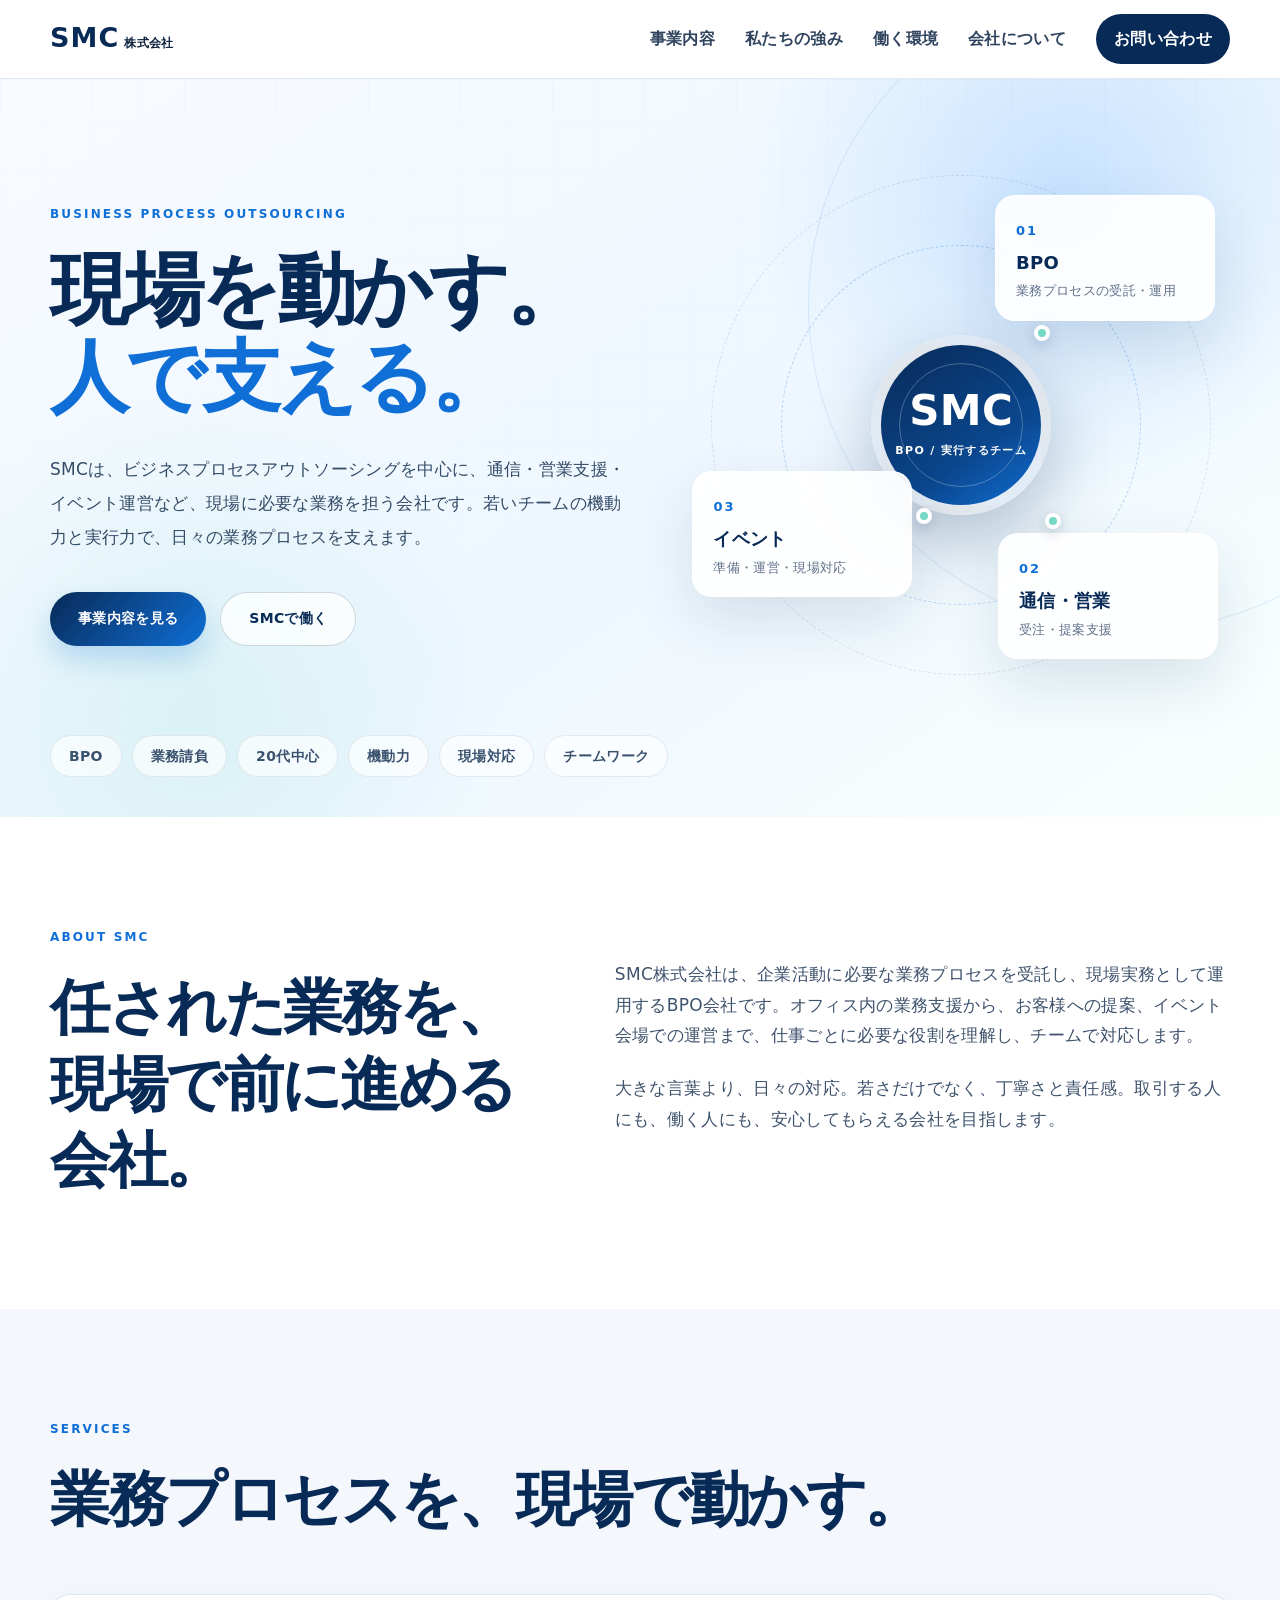
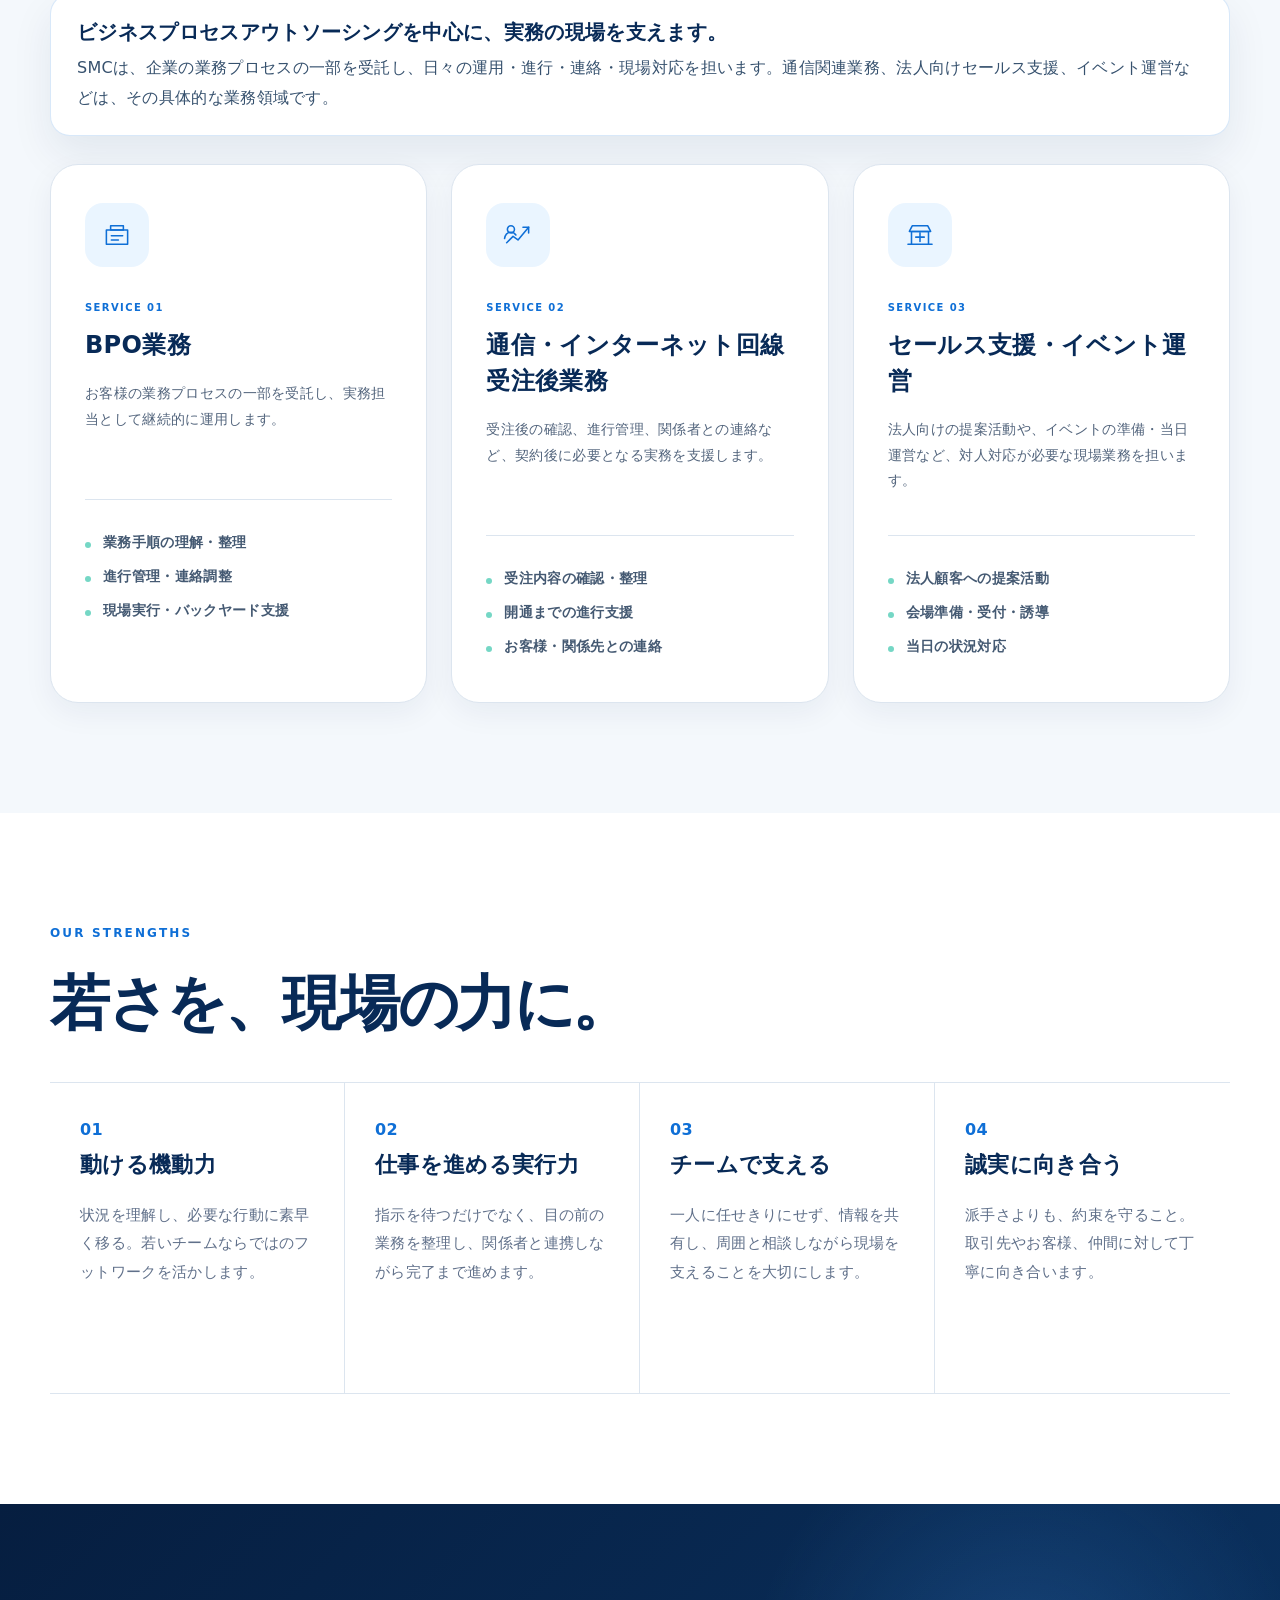
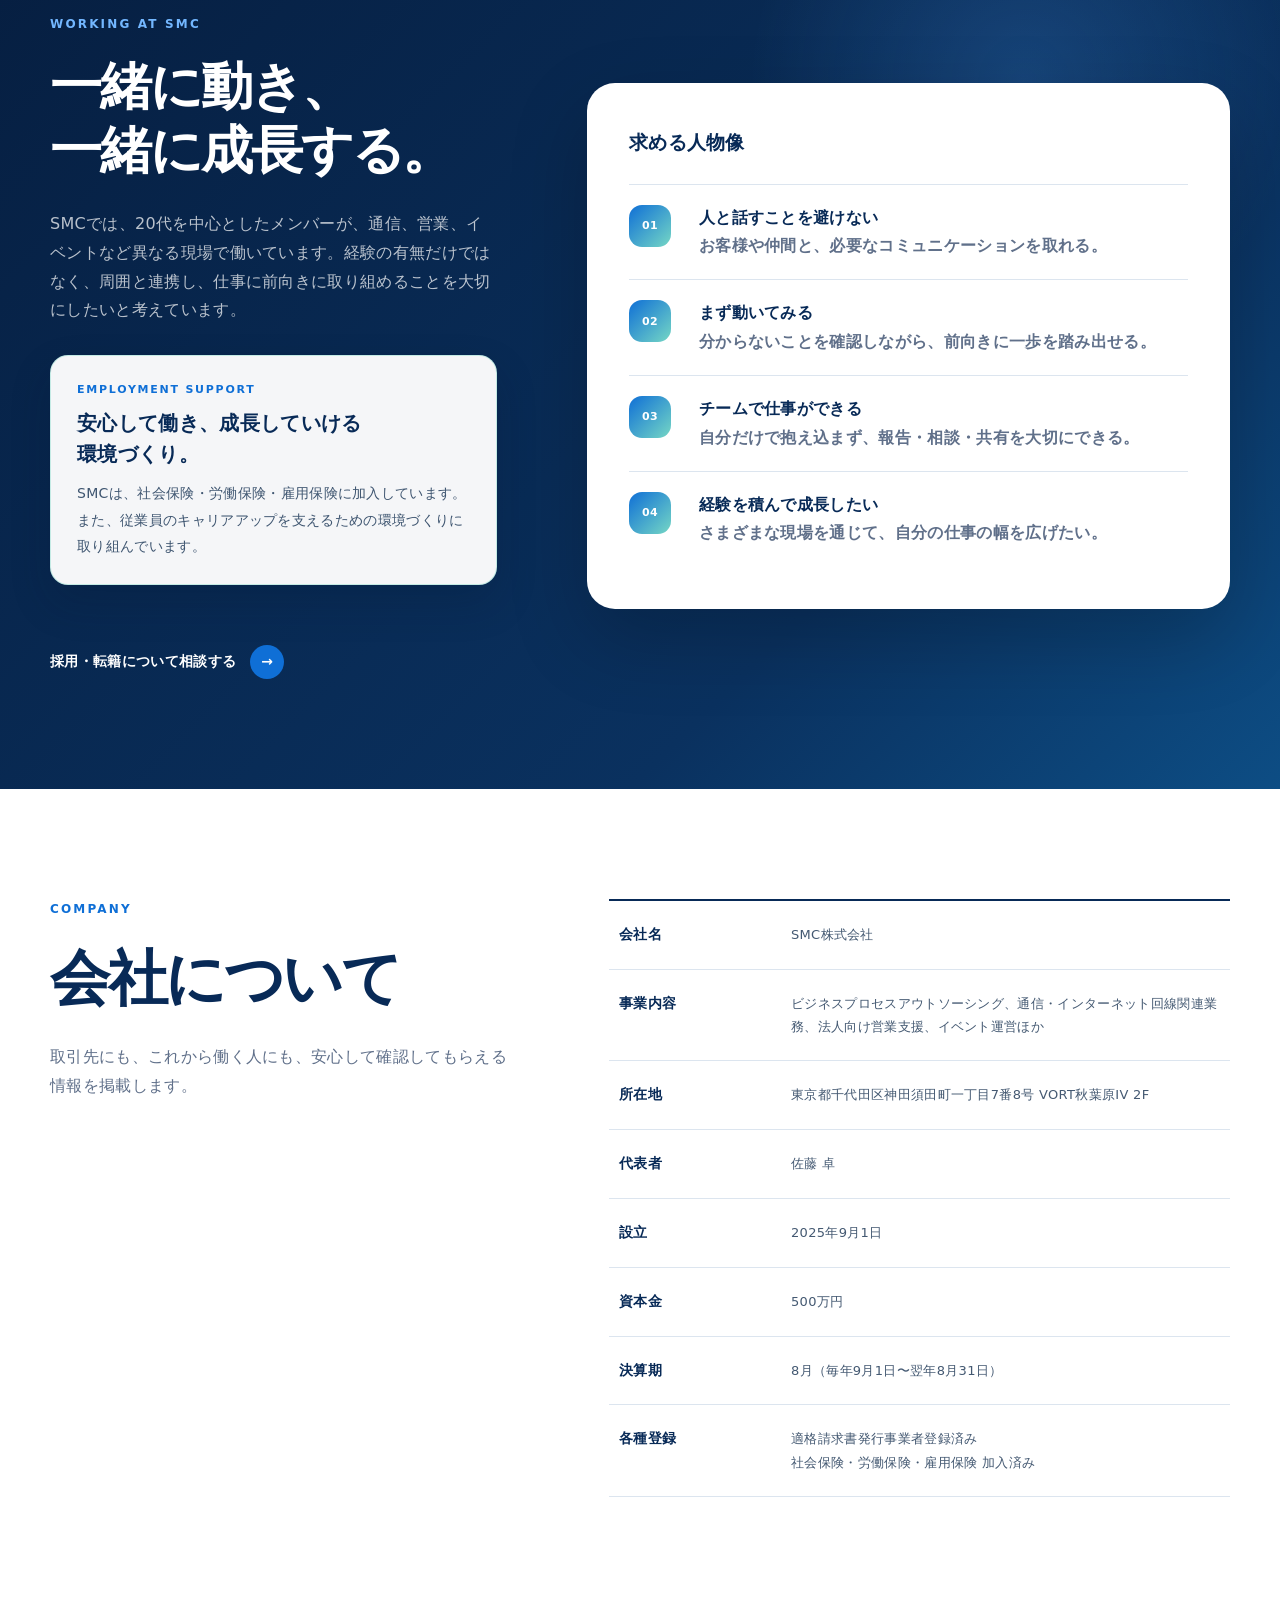
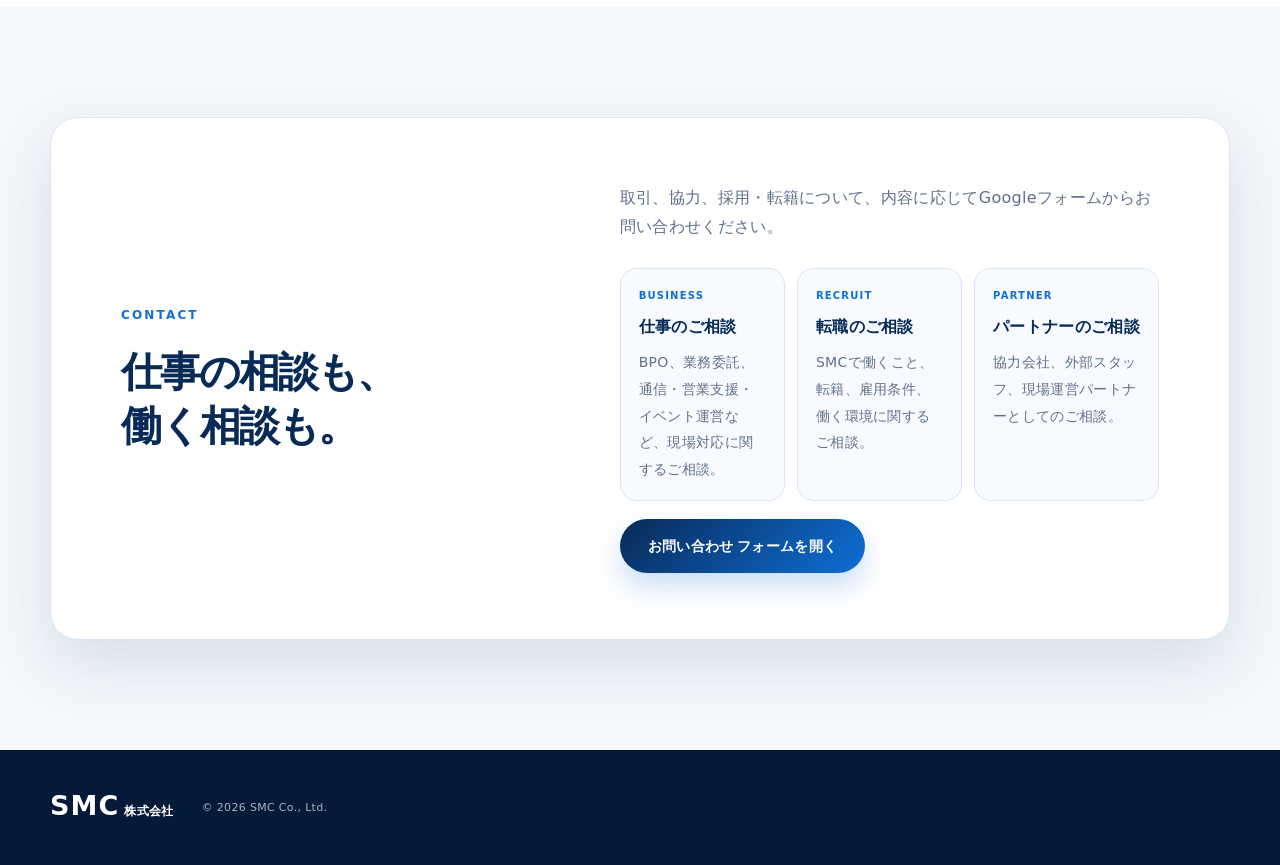
<file: site/index.html>
<!doctype html>
<html lang="ja">
<head>
  <meta charset="utf-8">
  <meta name="viewport" content="width=device-width, initial-scale=1">
  <meta name="theme-color" content="#0b2f63">
  <title>SMC株式会社｜BPOで現場を支える</title>
  <meta name="description" content="ビジネスプロセスアウトソーシングを中心に、通信・インターネット回線の受注後業務、法人向け営業支援、イベント運営など、現場の実行を支えるSMC株式会社のWebサイトです。">
  <link rel="stylesheet" href="./styles.css">
  <link rel="stylesheet" href="./mobile-fix.css">
  <style>
    .brand { gap: 0; }
    .brand-text strong { letter-spacing: 0.04em; }
    .service-card h3 { word-break: normal; overflow-wrap: anywhere; }
    .nowrap { white-space: nowrap; }

    .global-nav,
    .global-nav a {
      font-size: 16px !important;
      font-weight: 800 !important;
    }

    .nav-cta {
      font-size: 16px !important;
    }

    .bpo-note {
      margin: 0 0 28px;
      padding: 22px 26px;
      background: #ffffff;
      border: 1px solid rgba(16, 111, 214, 0.16);
      border-radius: 20px;
      box-shadow: 0 18px 42px rgba(10, 36, 72, 0.08);
      color: #36516e;
      line-height: 1.9;
    }
    .bpo-note strong {
      display: block;
      margin-bottom: 6px;
      color: #082a57;
      font-size: 20px;
      line-height: 1.5;
    }
    .employment-support {
      margin: 30px 0 26px;
      padding: 24px 26px;
      color: #10233f;
      background: rgba(255, 255, 255, 0.96);
      border: 1px solid rgba(117, 215, 197, 0.38);
      border-radius: 18px;
      box-shadow: 0 18px 40px rgba(3, 20, 47, 0.18);
    }
    .employment-support-label {
      margin: 0 0 8px;
      color: #0f6fd6;
      font-size: 11px;
      font-weight: 900;
      letter-spacing: 0.16em;
    }
    .employment-support h3 {
      margin: 0 0 10px;
      color: #082a57;
      font-size: 20px;
      line-height: 1.55;
    }
    .employment-support p:last-child {
      margin: 0;
      color: #3e5570;
      font-size: 14px;
      line-height: 1.9;
    }

    .people-list strong,
    .people-list small {
      font-size: 16px !important;
      line-height: 1.65 !important;
    }
    .people-list small {
      margin-top: 2px !important;
      font-weight: 700 !important;
    }

    .company-table > div:first-child dd {
      color: #445972 !important;
      font-size: 13px !important;
      font-weight: 400 !important;
      line-height: 1.8 !important;
    }

    .contact-routes {
      display: grid;
      grid-template-columns: repeat(3, 1fr);
      gap: 12px;
      margin: 26px 0 18px;
    }
    .contact-route {
      padding: 18px;
      background: #f7fbff;
      border: 1px solid #dce5ef;
      border-radius: 16px;
    }
    .contact-route span {
      display: block;
      margin-bottom: 8px;
      color: #0f6fd6;
      font-size: 10px;
      font-weight: 900;
      letter-spacing: 0.12em;
    }
    .contact-route h3 {
      margin: 0 0 8px;
      color: #082a57;
      font-size: 16px;
      white-space: nowrap;
    }
    .contact-route p {
      margin: 0 !important;
      font-size: 12px;
      line-height: 1.8;
    }
    .form-button { gap: 0.25em !important; }
    .form-button .button-line { display: inline; }

    .hero-lead,
    .intro-copy > p,
    .people-copy > p:not(.section-label),
    .contact-box > div:last-child > p,
    .company-lead {
      word-break: normal !important;
      overflow-wrap: normal !important;
      text-wrap: pretty;
    }

    .strength-grid span {
      display: block !important;
      font-size: 22px !important;
      line-height: 1 !important;
      margin-bottom: 0 !important;
    }
    .strength-grid h3 { margin-top: 4px !important; }

    @media (max-width: 980px) {
      .global-nav a { font-size: 15px !important; }
    }
    @media (max-width: 760px) {
      .global-nav a { font-size: 19px !important; }
      .contact-routes { grid-template-columns: 1fr; }
      .hero { padding-top: 54px !important; }
      .hero-lead { font-size: 14px !important; line-height: 1.95 !important; }
      .intro h2 { font-size: clamp(38px, 11vw, 52px) !important; line-height: 1.28 !important; }
      .people-copy h2 { font-size: clamp(43px, 13vw, 58px) !important; line-height: 1.18 !important; }
      .employment-support h3 { font-size: 20px !important; line-height: 1.55 !important; }
      .visual-core { order: 2; width: 150px !important; height: 150px !important; margin: 0 auto 4px !important; border-width: 8px !important; }
      .visual-core strong { font-size: 36px !important; }
      .visual-core span { font-size: 10px !important; line-height: 1.45 !important; }
      .visual-card,
      .card-telecom,
      .card-sales,
      .card-event { min-height: 118px !important; padding: 16px 14px !important; }
      .card-telecom { order: 1; grid-column: 1 / -1 !important; width: min(100%, 280px) !important; justify-self: center !important; }
      .card-sales { order: 3; }
      .card-event { order: 4; grid-column: auto !important; }
      .hero-visual .card-number { font-size: 16px !important; margin-bottom: 4px !important; }
      .hero-visual .visual-card strong { font-size: 21px !important; line-height: 1.35 !important; }
      .hero-visual .visual-card small { font-size: 14px !important; line-height: 1.55 !important; }
      .hero-tags span { font-size: 15px !important; padding: 10px 16px !important; }
      .service-card h3 { white-space: normal !important; word-break: normal !important; overflow-wrap: anywhere !important; font-size: 23px !important; line-height: 1.45 !important; }
      .service-card:first-child h3 { white-space: nowrap !important; }
      .strength-grid span { font-size: 26px !important; margin-bottom: 0 !important; }
      .strength-grid h3 { margin-top: 2px !important; }
      .contact-route h3 { font-size: 18px !important; }
      .form-button { flex-direction: column !important; gap: 0 !important; line-height: 1.35 !important; }
      .form-button .button-line { display: block !important; }
    }
  </style>
  <script src="./script.js" defer></script>
</head>
<body>
  <a class="skip-link" href="#main">本文へ移動</a>

  <header class="site-header" id="top">
    <div class="container header-inner">
      <a class="brand" href="#top" aria-label="SMC株式会社 トップへ">
        <span class="brand-text"><strong>SMC</strong><small>株式会社</small></span>
      </a>
      <button class="menu-button" type="button" aria-expanded="false" aria-controls="global-nav">
        <span></span><span></span><span></span>
        <span class="sr-only">メニューを開く</span>
      </button>
      <nav class="global-nav" id="global-nav" aria-label="グローバルナビゲーション">
        <a href="#services">事業内容</a>
        <a href="#strengths">私たちの強み</a>
        <a href="#people">働く環境</a>
        <a href="#company">会社について</a>
        <a class="nav-cta" href="https://docs.google.com/forms/d/e/1FAIpQLSfFBRMqE3r44bD818r5NtwtHsLJtmiivRG4xyZ4yX5OUWGHTA/viewform?usp=header" target="_blank" rel="noopener">お問い合わせ</a>
      </nav>
    </div>
  </header>

  <main id="main">
    <section class="hero">
      <div class="hero-grid" aria-hidden="true"></div>
      <div class="container hero-inner">
        <div class="hero-copy">
          <p class="eyebrow">BUSINESS PROCESS OUTSOURCING</p>
          <h1>現場を動かす。<br><span>人で支える。</span></h1>
          <p class="hero-lead">SMCは、ビジネスプロセスアウトソーシングを中心に、通信・営業支援・イベント運営など、現場に必要な業務を担う会社です。若いチームの機動力と実行力で、日々の業務プロセスを支えます。</p>
          <div class="hero-actions">
            <a class="button button-primary" href="#services">事業内容を見る</a>
            <a class="button button-ghost" href="#people">SMCで働く</a>
          </div>
        </div>

        <div class="hero-visual" aria-label="SMCの業務領域を表したイメージ">
          <div class="orbit orbit-one"></div>
          <div class="orbit orbit-two"></div>
          <div class="visual-core"><strong>SMC</strong><span>BPO / 実行するチーム</span></div>
          <div class="visual-card card-telecom"><span class="card-number">01</span><strong>BPO</strong><small>業務プロセスの受託・運用</small></div>
          <div class="visual-card card-sales"><span class="card-number">02</span><strong>通信・営業</strong><small>受注・提案支援</small></div>
          <div class="visual-card card-event"><span class="card-number">03</span><strong>イベント</strong><small>準備・運営・現場対応</small></div>
        </div>
      </div>
      <div class="hero-tags container" aria-label="SMCの特徴">
        <span>BPO</span><span>業務請負</span><span>20代中心</span><span>機動力</span><span>現場対応</span><span>チームワーク</span>
      </div>
    </section>

    <section class="intro section">
      <div class="container intro-grid">
        <div>
          <p class="section-label">ABOUT SMC</p>
          <h2><span class="nowrap">任された業務を、</span><br>現場で前に進める会社。</h2>
        </div>
        <div class="intro-copy">
          <p>SMC株式会社は、企業活動に必要な業務プロセスを受託し、現場実務として運用するBPO会社です。オフィス内の業務支援から、お客様への提案、イベント会場での運営まで、仕事ごとに必要な役割を理解し、チームで対応します。</p>
          <p>大きな言葉より、日々の対応。若さだけでなく、丁寧さと責任感。取引する人にも、働く人にも、安心してもらえる会社を目指します。</p>
        </div>
      </div>
    </section>

    <section class="services section section-tint" id="services">
      <div class="container">
        <div class="section-heading">
          <div><p class="section-label">SERVICES</p><h2>業務プロセスを、現場で動かす。</h2></div>
        </div>
        <div class="bpo-note">
          <strong>ビジネスプロセスアウトソーシングを中心に、実務の現場を支えます。</strong>
          SMCは、企業の業務プロセスの一部を受託し、日々の運用・進行・連絡・現場対応を担います。通信関連業務、法人向けセールス支援、イベント運営などは、その具体的な業務領域です。
        </div>
        <div class="service-grid">
          <article class="service-card">
            <div class="service-icon" aria-hidden="true"><svg viewBox="0 0 48 48"><path d="M9 17h30v20H9z"/><path d="M15 11h18v6H15z"/><path d="M16 25h16M16 31h10"/></svg></div>
            <p class="service-index">SERVICE 01</p><h3>BPO業務</h3>
            <p>お客様の業務プロセスの一部を受託し、実務担当として継続的に運用します。</p>
            <ul><li>業務手順の理解・整理</li><li>進行管理・連絡調整</li><li>現場実行・バックヤード支援</li></ul>
          </article>
          <article class="service-card">
            <div class="service-icon" aria-hidden="true"><svg viewBox="0 0 48 48"><path d="M8 35l9-9 7 5 15-18"/><path d="M31 13h8v8"/><circle cx="14" cy="16" r="5"/><path d="M5 29c1-6 5-9 9-9 3 0 5 1 7 4"/></svg></div>
            <p class="service-index">SERVICE 02</p><h3>通信・インターネット回線受注後業務</h3>
            <p>受注後の確認、進行管理、関係者との連絡など、契約後に必要となる実務を支援します。</p>
            <ul><li>受注内容の確認・整理</li><li>開通までの進行支援</li><li>お客様・関係先との連絡</li></ul>
          </article>
          <article class="service-card">
            <div class="service-icon" aria-hidden="true"><svg viewBox="0 0 48 48"><path d="M7 37h34M12 37V19h24v18"/><path d="M9 19h30l-4-8H13z"/><path d="M18 27h12M24 21v12"/></svg></div>
            <p class="service-index">SERVICE 03</p><h3>セールス支援・イベント運営</h3>
            <p>法人向けの提案活動や、イベントの準備・当日運営など、対人対応が必要な現場業務を担います。</p>
            <ul><li>法人顧客への提案活動</li><li>会場準備・受付・誘導</li><li>当日の状況対応</li></ul>
          </article>
        </div>
      </div>
    </section>

    <section class="strengths section" id="strengths">
      <div class="container">
        <div class="section-heading compact"><div><p class="section-label">OUR STRENGTHS</p><h2>若さを、現場の力に。</h2></div></div>
        <div class="strength-grid">
          <article><span>01</span><h3>動ける機動力</h3><p>状況を理解し、必要な行動に素早く移る。若いチームならではのフットワークを活かします。</p></article>
          <article><span>02</span><h3>仕事を進める実行力</h3><p>指示を待つだけでなく、目の前の業務を整理し、関係者と連携しながら完了まで進めます。</p></article>
          <article><span>03</span><h3>チームで支える</h3><p>一人に任せきりにせず、情報を共有し、周囲と相談しながら現場を支えることを大切にします。</p></article>
          <article><span>04</span><h3>誠実に向き合う</h3><p>派手さよりも、約束を守ること。取引先やお客様、仲間に対して丁寧に向き合います。</p></article>
        </div>
      </div>
    </section>

    <section class="people section section-dark" id="people">
      <div class="container people-grid">
        <div class="people-copy">
          <p class="section-label light">WORKING AT SMC</p>
          <h2>一緒に動き、<br>一緒に成長する。</h2>
          <p>SMCでは、20代を中心としたメンバーが、通信、営業、イベントなど異なる現場で働いています。経験の有無だけではなく、周囲と連携し、仕事に前向きに取り組めることを大切にしたいと考えています。</p>
          <div class="employment-support"><p class="employment-support-label">EMPLOYMENT SUPPORT</p><h3>安心して働き、成長していける<br>環境づくり。</h3><p>SMCは、社会保険・労働保険・雇用保険に加入しています。また、従業員のキャリアアップを支えるための環境づくりに取り組んでいます。</p></div>
          <a class="text-link" href="https://docs.google.com/forms/d/e/1FAIpQLSfFBRMqE3r44bD818r5NtwtHsLJtmiivRG4xyZ4yX5OUWGHTA/viewform?usp=header" target="_blank" rel="noopener">採用・転籍について相談する <span>→</span></a>
        </div>
        <div class="people-panel">
          <p class="panel-title">求める人物像</p>
          <div class="people-list">
            <div><span>01</span><p><strong>人と話すことを避けない</strong><small>お客様や仲間と、必要なコミュニケーションを取れる。</small></p></div>
            <div><span>02</span><p><strong>まず動いてみる</strong><small>分からないことを確認しながら、前向きに一歩を踏み出せる。</small></p></div>
            <div><span>03</span><p><strong>チームで仕事ができる</strong><small>自分だけで抱え込まず、報告・相談・共有を大切にできる。</small></p></div>
            <div><span>04</span><p><strong>経験を積んで成長したい</strong><small>さまざまな現場を通じて、自分の仕事の幅を広げたい。</small></p></div>
          </div>
        </div>
      </div>
    </section>

    <section class="company section" id="company">
      <div class="container company-grid">
        <div><p class="section-label">COMPANY</p><h2>会社について</h2><p class="company-lead">取引先にも、これから働く人にも、安心して確認してもらえる情報を掲載します。</p></div>
        <dl class="company-table">
          <div><dt>会社名</dt><dd>SMC株式会社</dd></div>
          <div><dt>事業内容</dt><dd>ビジネスプロセスアウトソーシング、通信・インターネット回線関連業務、法人向け営業支援、イベント運営ほか</dd></div>
          <div><dt>所在地</dt><dd>東京都千代田区神田須田町一丁目7番8号 VORT秋葉原IV 2F</dd></div>
          <div><dt>代表者</dt><dd>佐藤 卓</dd></div>
          <div><dt>設立</dt><dd>2025年9月1日</dd></div>
          <div><dt>資本金</dt><dd>500万円</dd></div>
          <div><dt>決算期</dt><dd>8月（毎年9月1日〜翌年8月31日）</dd></div>
          <div><dt>各種登録</dt><dd>適格請求書発行事業者登録済み<br>社会保険・労働保険・雇用保険 加入済み</dd></div>
        </dl>
      </div>
    </section>

    <section class="contact section section-tint" id="contact">
      <div class="container contact-box">
        <div><p class="section-label">CONTACT</p><h2>仕事の相談も、働く相談も。</h2></div>
        <div>
          <p>取引、協力、採用・転籍について、内容に応じてGoogleフォームからお問い合わせください。</p>
          <div class="contact-routes" aria-label="問い合わせ種別">
            <article class="contact-route"><span>BUSINESS</span><h3>仕事のご相談</h3><p>BPO、業務委託、通信・営業支援・イベント運営など、現場対応に関するご相談。</p></article>
            <article class="contact-route"><span>RECRUIT</span><h3>転職のご相談</h3><p>SMCで働くこと、転籍、雇用条件、働く環境に関するご相談。</p></article>
            <article class="contact-route"><span>PARTNER</span><h3>パートナーのご相談</h3><p>協力会社、外部スタッフ、現場運営パートナーとしてのご相談。</p></article>
          </div>
          <a class="button button-primary form-button" href="https://docs.google.com/forms/d/e/1FAIpQLSfFBRMqE3r44bD818r5NtwtHsLJtmiivRG4xyZ4yX5OUWGHTA/viewform?usp=header" target="_blank" rel="noopener"><span class="button-line">お問い合わせ</span><span class="button-line">フォームを開く</span></a>
        </div>
      </div>
    </section>
  </main>

  <footer class="site-footer">
    <div class="container footer-inner">
      <a class="brand brand-footer" href="#top"><span class="brand-text"><strong>SMC</strong><small>株式会社</small></span></a>
      <p>© <span id="year">2026</span> SMC Co., Ltd.</p>
    </div>
  </footer>
</body>
</html>
</file>
<file: site/styles.css>
:root {
  --navy: #082a57;
  --navy-2: #0b356e;
  --blue: #0f6fd6;
  --blue-2: #4da3ff;
  --sky: #eaf5ff;
  --mint: #75d7c5;
  --ink: #10233f;
  --muted: #60708a;
  --line: #dce5ef;
  --paper: #ffffff;
  --soft: #f4f8fc;
  --warning: #fff5d8;
  --warning-ink: #745100;
  --radius-lg: 28px;
  --radius-md: 18px;
  --shadow: 0 24px 60px rgba(8, 42, 87, 0.12);
  --container: 1180px;
}

* {
  box-sizing: border-box;
}

html {
  scroll-behavior: smooth;
}

body {
  margin: 0;
  color: var(--ink);
  background: var(--paper);
  font-family: "Noto Sans JP", "Hiragino Kaku Gothic ProN", "Yu Gothic", system-ui, sans-serif;
  font-size: 16px;
  line-height: 1.8;
  letter-spacing: 0.02em;
}

body.menu-open {
  overflow: hidden;
}

img,
svg {
  display: block;
  max-width: 100%;
}

a {
  color: inherit;
  text-decoration: none;
}

button,
a {
  -webkit-tap-highlight-color: transparent;
}

.container {
  width: min(calc(100% - 48px), var(--container));
  margin-inline: auto;
}

.sr-only {
  position: absolute;
  width: 1px;
  height: 1px;
  padding: 0;
  margin: -1px;
  overflow: hidden;
  clip: rect(0, 0, 0, 0);
  white-space: nowrap;
  border: 0;
}

.skip-link {
  position: fixed;
  top: 8px;
  left: 8px;
  z-index: 1000;
  transform: translateY(-140%);
  padding: 10px 16px;
  color: white;
  background: var(--navy);
  border-radius: 8px;
}

.skip-link:focus {
  transform: translateY(0);
}

.draft-bar {
  display: flex;
  justify-content: center;
  align-items: center;
  gap: 12px;
  min-height: 36px;
  padding: 6px 20px;
  color: var(--warning-ink);
  background: var(--warning);
  font-size: 12px;
  font-weight: 700;
  text-align: center;
}

.draft-bar span {
  padding: 2px 8px;
  color: #fff;
  background: #c18b00;
  border-radius: 999px;
  font-size: 10px;
  letter-spacing: 0.14em;
}

.site-header {
  position: sticky;
  top: 0;
  z-index: 100;
  background: rgba(255, 255, 255, 0.92);
  border-bottom: 1px solid rgba(220, 229, 239, 0.85);
  backdrop-filter: blur(18px);
}

.header-inner {
  display: flex;
  justify-content: space-between;
  align-items: center;
  min-height: 78px;
}

.brand {
  display: inline-flex;
  align-items: center;
  gap: 10px;
}

.brand-mark {
  display: grid;
  width: 38px;
  height: 38px;
  place-items: center;
  color: white;
  background: linear-gradient(145deg, var(--navy), var(--blue));
  border-radius: 12px;
  font-size: 21px;
  font-weight: 900;
  box-shadow: 0 8px 20px rgba(15, 111, 214, 0.25);
}

.brand-text {
  display: flex;
  align-items: baseline;
  gap: 5px;
}

.brand-text strong {
  color: var(--navy);
  font-size: 27px;
  line-height: 1;
  letter-spacing: 0.02em;
}

.brand-text small {
  color: var(--ink);
  font-size: 12px;
  font-weight: 700;
}

.global-nav {
  display: flex;
  align-items: center;
  gap: 30px;
  color: #30445f;
  font-size: 13px;
  font-weight: 700;
}

.global-nav a {
  position: relative;
  transition: color 0.2s ease;
}

.global-nav a:not(.nav-cta)::after {
  position: absolute;
  right: 0;
  bottom: -8px;
  left: 0;
  height: 2px;
  background: var(--blue);
  content: "";
  transform: scaleX(0);
  transform-origin: left;
  transition: transform 0.2s ease;
}

.global-nav a:hover,
.global-nav a:focus-visible {
  color: var(--blue);
}

.global-nav a:not(.nav-cta):hover::after,
.global-nav a:not(.nav-cta):focus-visible::after {
  transform: scaleX(1);
}

.nav-cta {
  padding: 11px 18px;
  color: white;
  background: var(--navy);
  border-radius: 999px;
}

.menu-button {
  display: none;
  width: 44px;
  height: 44px;
  padding: 10px;
  background: transparent;
  border: 0;
  border-radius: 10px;
}

.menu-button span:not(.sr-only) {
  display: block;
  width: 24px;
  height: 2px;
  margin: 5px auto;
  background: var(--navy);
  transition: transform 0.25s ease, opacity 0.25s ease;
}

.hero {
  position: relative;
  overflow: hidden;
  padding: 86px 0 40px;
  background:
    radial-gradient(circle at 83% 15%, rgba(77, 163, 255, 0.24), transparent 25%),
    radial-gradient(circle at 15% 85%, rgba(117, 215, 197, 0.18), transparent 25%),
    linear-gradient(145deg, #f8fbff 0%, #eef7ff 54%, #f8fffd 100%);
}

.hero::before {
  position: absolute;
  top: -100px;
  right: -180px;
  width: 650px;
  height: 650px;
  border: 1px solid rgba(15, 111, 214, 0.12);
  border-radius: 50%;
  content: "";
}

.hero-grid {
  position: absolute;
  inset: 0;
  opacity: 0.42;
  background-image:
    linear-gradient(rgba(8, 42, 87, 0.04) 1px, transparent 1px),
    linear-gradient(90deg, rgba(8, 42, 87, 0.04) 1px, transparent 1px);
  background-size: 46px 46px;
  mask-image: linear-gradient(to bottom, black, transparent 82%);
}

.hero-inner {
  position: relative;
  display: grid;
  grid-template-columns: minmax(0, 1.04fr) minmax(440px, 0.96fr);
  align-items: center;
  gap: 60px;
}

.eyebrow,
.section-label {
  margin: 0 0 20px;
  color: var(--blue);
  font-size: 12px;
  font-weight: 900;
  letter-spacing: 0.18em;
}

.hero h1 {
  margin: 0;
  color: var(--navy);
  font-size: clamp(54px, 7vw, 92px);
  font-weight: 900;
  line-height: 1.1;
  letter-spacing: -0.05em;
}

.hero h1 span {
  color: var(--blue);
}

.hero-lead {
  max-width: 660px;
  margin: 32px 0 0;
  color: #344b67;
  font-size: 17px;
  line-height: 2;
}

.hero-actions {
  display: flex;
  flex-wrap: wrap;
  gap: 14px;
  margin-top: 38px;
}

.button {
  display: inline-flex;
  justify-content: center;
  align-items: center;
  min-height: 54px;
  padding: 0 28px;
  border-radius: 999px;
  font-size: 14px;
  font-weight: 800;
  transition: transform 0.2s ease, box-shadow 0.2s ease, background 0.2s ease;
}

.button:hover,
.button:focus-visible {
  transform: translateY(-2px);
}

.button-primary {
  color: white;
  background: linear-gradient(135deg, var(--navy), var(--blue));
  box-shadow: 0 14px 28px rgba(15, 111, 214, 0.22);
}

.button-ghost {
  color: var(--navy);
  background: rgba(255, 255, 255, 0.76);
  border: 1px solid rgba(8, 42, 87, 0.18);
}

.hero-visual {
  position: relative;
  min-height: 520px;
}

.visual-core {
  position: absolute;
  top: 50%;
  left: 50%;
  z-index: 5;
  display: grid;
  width: 180px;
  height: 180px;
  place-content: center;
  color: white;
  background: linear-gradient(145deg, var(--navy), #0b478e 64%, var(--blue));
  border: 10px solid rgba(255, 255, 255, 0.88);
  border-radius: 50%;
  text-align: center;
  transform: translate(-50%, -50%);
  box-shadow: 0 28px 70px rgba(8, 42, 87, 0.28);
}

.visual-core::after {
  position: absolute;
  inset: 18px;
  border: 1px solid rgba(255, 255, 255, 0.26);
  border-radius: 50%;
  content: "";
}

.visual-core strong {
  font-size: 42px;
  line-height: 1;
}

.visual-core span {
  margin-top: 9px;
  font-size: 11px;
  font-weight: 700;
  letter-spacing: 0.12em;
}

.orbit {
  position: absolute;
  top: 50%;
  left: 50%;
  border: 1px dashed rgba(15, 111, 214, 0.28);
  border-radius: 50%;
  transform: translate(-50%, -50%);
}

.orbit-one {
  width: 360px;
  height: 360px;
}

.orbit-two {
  width: 500px;
  height: 500px;
  border-color: rgba(8, 42, 87, 0.12);
}

.visual-card {
  position: absolute;
  z-index: 6;
  width: 220px;
  padding: 20px 20px 18px;
  background: rgba(255, 255, 255, 0.9);
  border: 1px solid rgba(255, 255, 255, 0.9);
  border-radius: 20px;
  backdrop-filter: blur(15px);
  box-shadow: var(--shadow);
}

.visual-card::after {
  position: absolute;
  width: 8px;
  height: 8px;
  background: var(--mint);
  border: 4px solid white;
  border-radius: 50%;
  content: "";
  box-shadow: 0 4px 14px rgba(8, 42, 87, 0.2);
}

.visual-card strong,
.visual-card small {
  display: block;
}

.visual-card strong {
  color: var(--navy);
  font-size: 17px;
}

.visual-card small {
  margin-top: 4px;
  color: var(--muted);
  font-size: 11px;
}

.card-number {
  display: inline-block;
  margin-bottom: 10px;
  color: var(--blue);
  font-size: 10px;
  font-weight: 900;
  letter-spacing: 0.14em;
}

.card-telecom {
  top: 30px;
  right: 15px;
}

.card-telecom::after {
  bottom: -21px;
  left: 38px;
}

.card-sales {
  bottom: 26px;
  right: 12px;
}

.card-sales::after {
  top: -21px;
  left: 46px;
}

.card-event {
  bottom: 88px;
  left: 0;
}

.card-event::after {
  top: 36px;
  right: -21px;
}

.hero-tags {
  position: relative;
  display: flex;
  flex-wrap: wrap;
  gap: 10px;
  margin-top: 50px;
}

.hero-tags span {
  padding: 8px 16px;
  color: #3b526e;
  background: rgba(255, 255, 255, 0.66);
  border: 1px solid rgba(8, 42, 87, 0.09);
  border-radius: 999px;
  font-size: 11px;
  font-weight: 800;
}

.section {
  padding: 110px 0;
}

.section-tint {
  background: var(--soft);
}

.intro-grid,
.company-grid,
.contact-box {
  display: grid;
  grid-template-columns: 0.85fr 1.15fr;
  gap: 100px;
}

.section h2,
.intro h2 {
  margin: 0;
  color: var(--navy);
  font-size: clamp(38px, 5vw, 60px);
  line-height: 1.28;
  letter-spacing: -0.04em;
}

.intro-copy {
  padding-top: 32px;
}

.intro-copy > p:not(.review-note) {
  margin: 0 0 22px;
  color: #3e526c;
  font-size: 17px;
}

.review-note {
  margin: 18px 0 0;
  color: #8a6813;
  font-size: 11px;
  font-weight: 700;
}

.review-note.wide {
  margin-top: 30px;
  text-align: center;
}

.section-heading {
  display: flex;
  justify-content: space-between;
  align-items: flex-end;
  gap: 50px;
  margin-bottom: 56px;
}

.section-heading > p {
  max-width: 440px;
  margin: 0;
  color: var(--muted);
}

.section-heading.compact {
  margin-bottom: 40px;
}

.service-grid {
  display: grid;
  grid-template-columns: repeat(3, 1fr);
  gap: 24px;
}

.service-card {
  position: relative;
  overflow: hidden;
  padding: 38px 34px 34px;
  background: white;
  border: 1px solid var(--line);
  border-radius: var(--radius-lg);
  box-shadow: 0 10px 30px rgba(8, 42, 87, 0.06);
  transition: transform 0.25s ease, box-shadow 0.25s ease;
}

.service-card:hover {
  transform: translateY(-6px);
  box-shadow: var(--shadow);
}

.service-card.featured {
  color: white;
  background: linear-gradient(155deg, var(--navy), #0a478f 72%, var(--blue));
  border-color: transparent;
}

.service-card.featured .service-index,
.service-card.featured p,
.service-card.featured li {
  color: rgba(255, 255, 255, 0.78);
}

.service-card.featured h3 {
  color: white;
}

.service-card.featured .review-note {
  color: #f4d67b;
}

.service-icon {
  display: grid;
  width: 64px;
  height: 64px;
  margin-bottom: 32px;
  place-items: center;
  color: var(--blue);
  background: var(--sky);
  border-radius: 18px;
}

.service-card.featured .service-icon {
  color: white;
  background: rgba(255, 255, 255, 0.12);
}

.service-icon svg {
  width: 34px;
  height: 34px;
  fill: none;
  stroke: currentColor;
  stroke-linecap: round;
  stroke-linejoin: round;
  stroke-width: 2.2;
}

.service-index {
  margin: 0 0 10px;
  color: var(--blue);
  font-size: 10px;
  font-weight: 900;
  letter-spacing: 0.14em;
}

.service-card h3 {
  margin: 0 0 18px;
  color: var(--navy);
  font-size: 24px;
  line-height: 1.5;
}

.service-card > p:not(.service-index, .review-note) {
  min-height: 92px;
  margin: 0;
  color: #53657d;
  font-size: 14px;
}

.service-card ul {
  margin: 26px 0 0;
  padding: 22px 0 0;
  border-top: 1px solid var(--line);
  list-style: none;
}

.service-card.featured ul {
  border-color: rgba(255, 255, 255, 0.18);
}

.service-card li {
  position: relative;
  margin: 8px 0;
  padding-left: 18px;
  color: #445972;
  font-size: 12px;
  font-weight: 700;
}

.service-card li::before {
  position: absolute;
  top: 0.82em;
  left: 0;
  width: 6px;
  height: 6px;
  background: var(--mint);
  border-radius: 50%;
  content: "";
}

.strength-grid {
  display: grid;
  grid-template-columns: repeat(4, 1fr);
  border-top: 1px solid var(--line);
  border-bottom: 1px solid var(--line);
}

.strength-grid article {
  min-height: 310px;
  padding: 36px 30px;
  border-right: 1px solid var(--line);
}

.strength-grid article:last-child {
  border-right: 0;
}

.strength-grid span {
  color: var(--blue);
  font-size: 12px;
  font-weight: 900;
}

.strength-grid h3 {
  margin: 50px 0 16px;
  color: var(--navy);
  font-size: 22px;
}

.strength-grid p {
  margin: 0;
  color: var(--muted);
  font-size: 13px;
}

.section-dark {
  color: white;
  background:
    radial-gradient(circle at 80% 20%, rgba(77, 163, 255, 0.2), transparent 22%),
    linear-gradient(135deg, #061e40, #0a315f 70%, #0d4d84);
}

.people-grid {
  display: grid;
  grid-template-columns: 0.82fr 1.18fr;
  align-items: center;
  gap: 90px;
}

.section-label.light {
  color: #73b7ff;
}

.people-copy h2 {
  color: white;
}

.people-copy > p:not(.section-label) {
  max-width: 520px;
  margin: 28px 0 0;
  color: rgba(255, 255, 255, 0.72);
}

.text-link {
  display: inline-flex;
  align-items: center;
  gap: 14px;
  margin-top: 34px;
  color: white;
  font-size: 14px;
  font-weight: 800;
}

.text-link span {
  display: grid;
  width: 34px;
  height: 34px;
  place-items: center;
  background: var(--blue);
  border-radius: 50%;
}

.people-panel {
  padding: 42px;
  color: var(--ink);
  background: white;
  border-radius: var(--radius-lg);
  box-shadow: 0 30px 80px rgba(0, 0, 0, 0.2);
}

.panel-title {
  margin: 0 0 24px;
  color: var(--navy);
  font-size: 19px;
  font-weight: 900;
}

.people-list > div {
  display: grid;
  grid-template-columns: 54px 1fr;
  gap: 16px;
  align-items: start;
  padding: 20px 0;
  border-top: 1px solid var(--line);
}

.people-list span {
  display: grid;
  width: 42px;
  height: 42px;
  place-items: center;
  color: white;
  background: linear-gradient(135deg, var(--blue), var(--mint));
  border-radius: 13px;
  font-size: 11px;
  font-weight: 900;
}

.people-list p {
  margin: 0;
}

.people-list strong,
.people-list small {
  display: block;
}

.people-list strong {
  color: var(--navy);
  font-size: 15px;
}

.people-list small {
  margin-top: 5px;
  color: var(--muted);
  font-size: 12px;
}

.review-note.inverse {
  color: #8a6813;
}

.company-lead {
  max-width: 440px;
  margin-top: 26px;
  color: var(--muted);
}

.company-table {
  margin: 0;
  border-top: 2px solid var(--navy);
}

.company-table > div {
  display: grid;
  grid-template-columns: 150px 1fr;
  gap: 22px;
  padding: 22px 10px;
  border-bottom: 1px solid var(--line);
}

.company-table dt {
  color: var(--navy);
  font-size: 12px;
  font-weight: 900;
}

.company-table dd {
  margin: 0;
  color: #445972;
  font-size: 13px;
}

.pending {
  display: inline-flex;
  padding: 3px 10px;
  color: #7c630f;
  background: var(--warning);
  border-radius: 999px;
  font-size: 11px;
  font-weight: 700;
}

.review-section {
  padding-top: 20px;
}

.review-box {
  display: grid;
  grid-template-columns: 0.75fr 1.25fr;
  gap: 70px;
  padding: 60px;
  background: linear-gradient(135deg, #eff7ff, #f5fffc);
  border: 1px solid #cfe3f4;
  border-radius: var(--radius-lg);
}

.review-box h2 {
  font-size: clamp(34px, 4vw, 48px);
}

.review-items {
  display: grid;
  grid-template-columns: repeat(2, 1fr);
  gap: 12px;
}

.review-items span {
  padding: 15px 18px;
  color: var(--navy);
  background: white;
  border: 1px solid var(--line);
  border-radius: 14px;
  font-size: 12px;
  font-weight: 800;
}

.review-box > p {
  grid-column: 2;
  margin: -34px 0 0;
  color: var(--muted);
  font-size: 12px;
}

.contact-box {
  align-items: center;
  padding: 66px 70px;
  background: white;
  border: 1px solid var(--line);
  border-radius: var(--radius-lg);
  box-shadow: var(--shadow);
}

.contact-box > div:last-child p {
  margin: 0 0 24px;
  color: var(--muted);
}

.button-disabled {
  color: #75859a;
  background: #e9eff5;
  cursor: not-allowed;
}

.site-footer {
  padding: 42px 0;
  color: rgba(255, 255, 255, 0.66);
  background: #051a38;
}

.footer-inner {
  display: flex;
  align-items: center;
  gap: 28px;
}

.brand-footer .brand-text strong,
.brand-footer .brand-text small {
  color: white;
}

.footer-inner p {
  margin: 0;
  font-size: 11px;
}

.footer-draft {
  margin-left: auto !important;
  color: #f0d067;
  font-weight: 700;
}

@media (max-width: 980px) {
  .global-nav {
    gap: 16px;
  }

  .global-nav a {
    font-size: 11px;
  }

  .hero-inner {
    grid-template-columns: 1fr;
  }

  .hero-copy {
    max-width: 760px;
  }

  .hero-visual {
    width: min(100%, 620px);
    margin-inline: auto;
  }

  .intro-grid,
  .company-grid,
  .contact-box,
  .people-grid {
    grid-template-columns: 1fr;
    gap: 48px;
  }

  .service-grid {
    grid-template-columns: 1fr;
  }

  .service-card > p:not(.service-index, .review-note) {
    min-height: auto;
  }

  .strength-grid {
    grid-template-columns: repeat(2, 1fr);
  }

  .strength-grid article:nth-child(2) {
    border-right: 0;
  }

  .strength-grid article:nth-child(-n + 2) {
    border-bottom: 1px solid var(--line);
  }

  .review-box {
    grid-template-columns: 1fr;
  }

  .review-box > p {
    grid-column: auto;
    margin: 0;
  }
}

@media (max-width: 760px) {
  .container {
    width: min(calc(100% - 32px), var(--container));
  }

  .draft-bar {
    align-items: flex-start;
    font-size: 10px;
  }

  .header-inner {
    min-height: 68px;
  }

  .brand-text strong {
    font-size: 23px;
  }

  .menu-button {
    display: block;
    z-index: 102;
  }

  .menu-button[aria-expanded="true"] span:nth-child(1) {
    transform: translateY(7px) rotate(45deg);
  }

  .menu-button[aria-expanded="true"] span:nth-child(2) {
    opacity: 0;
  }

  .menu-button[aria-expanded="true"] span:nth-child(3) {
    transform: translateY(-7px) rotate(-45deg);
  }

  .global-nav {
    position: fixed;
    inset: 36px 0 0;
    z-index: 101;
    display: flex;
    flex-direction: column;
    justify-content: center;
    gap: 26px;
    padding: 40px;
    color: var(--navy);
    background: rgba(255, 255, 255, 0.98);
    opacity: 0;
    pointer-events: none;
    transform: translateY(-10px);
    transition: opacity 0.22s ease, transform 0.22s ease;
  }

  .global-nav.open {
    opacity: 1;
    pointer-events: auto;
    transform: translateY(0);
  }

  .global-nav a {
    font-size: 18px;
  }

  .nav-cta {
    padding: 12px 28px;
    color: white !important;
  }

  .hero {
    padding-top: 62px;
  }

  .hero h1 {
    font-size: clamp(48px, 15vw, 68px);
  }

  .hero-lead {
    font-size: 15px;
  }

  .hero-lead br {
    display: none;
  }

  .hero-actions {
    flex-direction: column;
  }

  .button {
    width: 100%;
  }

  .hero-visual {
    min-height: 470px;
    transform: scale(0.92);
  }

  .visual-card {
    width: 190px;
    padding: 16px;
  }

  .card-telecom {
    right: -18px;
  }

  .card-sales {
    right: -14px;
  }

  .card-event {
    left: -24px;
  }

  .section {
    padding: 78px 0;
  }

  .section-heading {
    display: block;
  }

  .section-heading > p {
    margin-top: 24px;
  }

  .service-card {
    padding: 32px 26px;
  }

  .strength-grid {
    grid-template-columns: 1fr;
  }

  .strength-grid article,
  .strength-grid article:nth-child(2) {
    min-height: auto;
    border-right: 0;
    border-bottom: 1px solid var(--line);
  }

  .strength-grid article:last-child {
    border-bottom: 0;
  }

  .strength-grid h3 {
    margin-top: 24px;
  }

  .people-panel {
    padding: 28px 22px;
  }

  .company-table > div {
    grid-template-columns: 1fr;
    gap: 6px;
  }

  .review-box,
  .contact-box {
    padding: 38px 24px;
  }

  .review-items {
    grid-template-columns: 1fr;
  }

  .footer-inner {
    flex-direction: column;
    align-items: flex-start;
  }

  .footer-draft {
    margin-left: 0 !important;
  }
}

@media (prefers-reduced-motion: reduce) {
  *,
  *::before,
  *::after {
    scroll-behavior: auto !important;
    transition-duration: 0.01ms !important;
    animation-duration: 0.01ms !important;
    animation-iteration-count: 1 !important;
  }
}
</file>
<file: site/mobile-fix.css>
/* Smartphone-only refinement for the hero business map. */
@media (max-width: 760px) {
  .hero-visual {
    display: grid;
    grid-template-columns: repeat(2, minmax(0, 1fr));
    gap: 12px;
    width: 100%;
    min-height: 0;
    margin-top: 12px;
    padding: 18px 0 4px;
    transform: none;
  }

  .hero-visual .orbit {
    display: none;
  }

  .visual-core {
    position: relative;
    top: auto;
    left: auto;
    grid-column: 1 / -1;
    width: 128px;
    height: 128px;
    margin: 0 auto 8px;
    border-width: 7px;
    transform: none;
  }

  .visual-core strong {
    font-size: 31px;
  }

  .visual-core span {
    margin-top: 6px;
    font-size: 9px;
  }

  .visual-card,
  .card-telecom,
  .card-sales,
  .card-event {
    position: relative;
    inset: auto;
    width: auto;
    min-width: 0;
    min-height: 116px;
    padding: 15px 14px;
    border: 1px solid rgba(8, 42, 87, 0.08);
    border-radius: 16px;
    box-shadow: 0 12px 30px rgba(8, 42, 87, 0.1);
  }

  .visual-card::after {
    display: none;
  }

  .visual-card strong {
    font-size: 15px;
    line-height: 1.45;
  }

  .visual-card small {
    font-size: 10px;
    line-height: 1.55;
  }

  .card-number {
    margin-bottom: 7px;
  }

  .card-event {
    grid-column: 1 / -1;
    min-height: 0;
  }

  .hero-tags {
    gap: 8px;
    margin-top: 28px;
  }

  .hero-tags span {
    padding: 7px 12px;
    font-size: 10px;
  }
}

@media (max-width: 380px) {
  .hero-visual {
    grid-template-columns: 1fr;
  }

  .card-event {
    grid-column: auto;
  }
}

/* Detailed typography refinements requested during review. */
html body .hero-visual .card-number {
  font-size: 13px !important;
  line-height: 1.4 !important;
  letter-spacing: 0.16em !important;
}

html body .hero-visual .visual-card strong {
  font-size: 18px !important;
  line-height: 1.45 !important;
}

html body .hero-visual .visual-card small {
  font-size: 13px !important;
  line-height: 1.65 !important;
}

html body .hero-tags span {
  padding: 10px 18px !important;
  font-size: 14px !important;
  line-height: 1.45 !important;
}

html body .service-card li {
  font-size: 14px !important;
  line-height: 1.85 !important;
}

html body .strength-grid span {
  font-size: 16px !important;
  line-height: 1.4 !important;
}

html body .strength-grid p {
  font-size: 15px !important;
  line-height: 1.9 !important;
}

html body .company-table dt {
  font-size: 14px !important;
  line-height: 1.7 !important;
}

html body .company-table > div:first-child dd {
  color: #445972 !important;
  font-size: 13px !important;
  font-weight: 400 !important;
  line-height: 1.8 !important;
}

html body .contact-route p {
  font-size: 14px !important;
  line-height: 1.9 !important;
}

/* Layout fixes after mobile preview review. */
html body .company-lead,
html body .people-copy > p:not(.section-label),
html body .contact-box > div:last-child > p,
html body .intro-copy > p:not(.review-note) {
  max-width: none !important;
}

@media (max-width: 760px) {
  html body .service-card h3 {
    word-break: normal !important;
    overflow-wrap: anywhere !important;
    font-size: 24px !important;
    line-height: 1.45 !important;
  }

  html body .service-card > p:not(.service-index, .review-note) {
    min-height: auto !important;
    font-size: 15px !important;
    line-height: 1.9 !important;
  }

  html body .section h2,
  html body .intro h2,
  html body .people-copy h2 {
    word-break: normal !important;
    overflow-wrap: anywhere !important;
  }

  html body .company-lead,
  html body .people-copy > p:not(.section-label),
  html body .contact-box > div:last-child > p,
  html body .intro-copy > p:not(.review-note) {
    width: 100% !important;
    max-width: none !important;
  }

  html body .company-table > div {
    grid-template-columns: 1fr !important;
  }
}

/* Mobile menu overlay fix. */
@media (max-width: 760px) {
  html body.menu-open {
    overflow: hidden !important;
  }

  html body.menu-open .draft-bar {
    display: none !important;
  }

  html body.menu-open .site-header {
    position: fixed !important;
    top: 0 !important;
    right: 0 !important;
    left: 0 !important;
    z-index: 1003 !important;
    background: #ffffff !important;
    border-bottom: 1px solid rgba(220, 229, 239, 0.95) !important;
  }

  html body.menu-open .header-inner {
    position: relative !important;
    z-index: 1004 !important;
    min-height: 76px !important;
  }

  html body .global-nav {
    top: 0 !important;
    right: 0 !important;
    bottom: 0 !important;
    left: 0 !important;
    z-index: 1001 !important;
    min-height: 100dvh !important;
    padding: 112px 28px 48px !important;
    background: #ffffff !important;
  }

  html body .global-nav.open {
    opacity: 1 !important;
    pointer-events: auto !important;
    transform: none !important;
  }

  html body .global-nav a {
    width: min(100%, 280px) !important;
    padding: 8px 0 !important;
    color: #082a57 !important;
    font-size: 22px !important;
    line-height: 1.35 !important;
    text-align: center !important;
  }

  html body .global-nav .nav-cta {
    margin-top: 6px !important;
    padding: 16px 28px !important;
    color: #ffffff !important;
    font-size: 18px !important;
  }

  html body.menu-open .brand,
  html body.menu-open .menu-button {
    position: relative !important;
    z-index: 1005 !important;
  }
}

/* Contact heading line-break refinement. */
@media (max-width: 760px) {
  html body .contact-box h2 {
    max-width: 7em !important;
    font-size: clamp(38px, 10.2vw, 44px) !important;
    line-height: 1.28 !important;
    letter-spacing: -0.04em !important;
    word-break: normal !important;
    overflow-wrap: normal !important;
    text-wrap: auto;
  }
}

/* Final mobile headline balance pass. */
@media (max-width: 760px) {
  html body .hero h1 {
    font-size: clamp(44px, 12.5vw, 52px) !important;
    line-height: 1.12 !important;
  }

  html body .intro h2 {
    font-size: clamp(34px, 9.2vw, 36px) !important;
    line-height: 1.35 !important;
  }

  html body .services .section-heading h2 {
    max-width: 8.2em !important;
    font-size: clamp(36px, 10vw, 44px) !important;
    line-height: 1.35 !important;
    word-break: normal !important;
    overflow-wrap: normal !important;
  }
}

/* Hard-fixed mobile headline rendering. */
@media (max-width: 760px) {
  html body .hero h1 {
    font-size: 0 !important;
    line-height: 0 !important;
  }
  html body .hero h1::before {
    display: block;
    color: #082a57;
    content: "現場を動かす。";
    font-size: clamp(46px, 12vw, 52px);
    font-weight: 900;
    line-height: 1.12;
    letter-spacing: -0.05em;
  }
  html body .hero h1::after {
    display: block;
    color: #0f6fd6;
    content: "人で支える。";
    font-size: clamp(46px, 12vw, 52px);
    font-weight: 900;
    line-height: 1.12;
    letter-spacing: -0.05em;
  }

  html body .intro h2,
  html body .services .section-heading h2,
  html body .people-copy h2,
  html body .contact-box h2 {
    font-size: 0 !important;
    line-height: 0 !important;
  }

  html body .intro h2::before {
    display: block;
    color: #082a57;
    content: "任された業務を、\A現場で前に\A進める会社。";
    white-space: pre;
    font-size: clamp(36px, 9.5vw, 40px);
    font-weight: 900;
    line-height: 1.35;
    letter-spacing: -0.04em;
  }

  html body .services .section-heading h2::before {
    display: block;
    color: #082a57;
    content: "業務プロセスを、\A現場で動かす。";
    white-space: pre;
    font-size: clamp(38px, 10vw, 44px);
    font-weight: 900;
    line-height: 1.35;
    letter-spacing: -0.04em;
  }

  html body .people-copy h2::before {
    display: block;
    color: #ffffff;
    content: "一緒に動き、\A一緒に成長する。";
    white-space: pre;
    font-size: clamp(36px, 9.4vw, 40px);
    font-weight: 900;
    line-height: 1.25;
    letter-spacing: -0.04em;
  }

  html body .contact-box h2::before {
    display: block;
    color: #082a57;
    content: "仕事の相談も、\A働く相談も。";
    white-space: pre;
    font-size: clamp(38px, 10vw, 44px);
    font-weight: 900;
    line-height: 1.3;
    letter-spacing: -0.04em;
  }
}

@media (min-width: 761px) {
  html body .hero h1 {
    font-size: clamp(54px, 6.2vw, 82px) !important;
  }

  html body .people-copy h2 {
    font-size: clamp(42px, 4.2vw, 52px) !important;
    line-height: 1.22 !important;
    letter-spacing: -0.04em !important;
    word-break: keep-all !important;
    overflow-wrap: normal !important;
  }

  html body .contact-box h2 {
    font-size: 0 !important;
    line-height: 0 !important;
  }

  html body .contact-box h2::before {
    display: block;
    color: #082a57;
    content: "仕事の相談も、\A働く相談も。";
    white-space: pre;
    font-size: clamp(38px, 3.2vw, 44px);
    font-weight: 900;
    line-height: 1.3;
    letter-spacing: -0.05em;
  }
}
</file>
